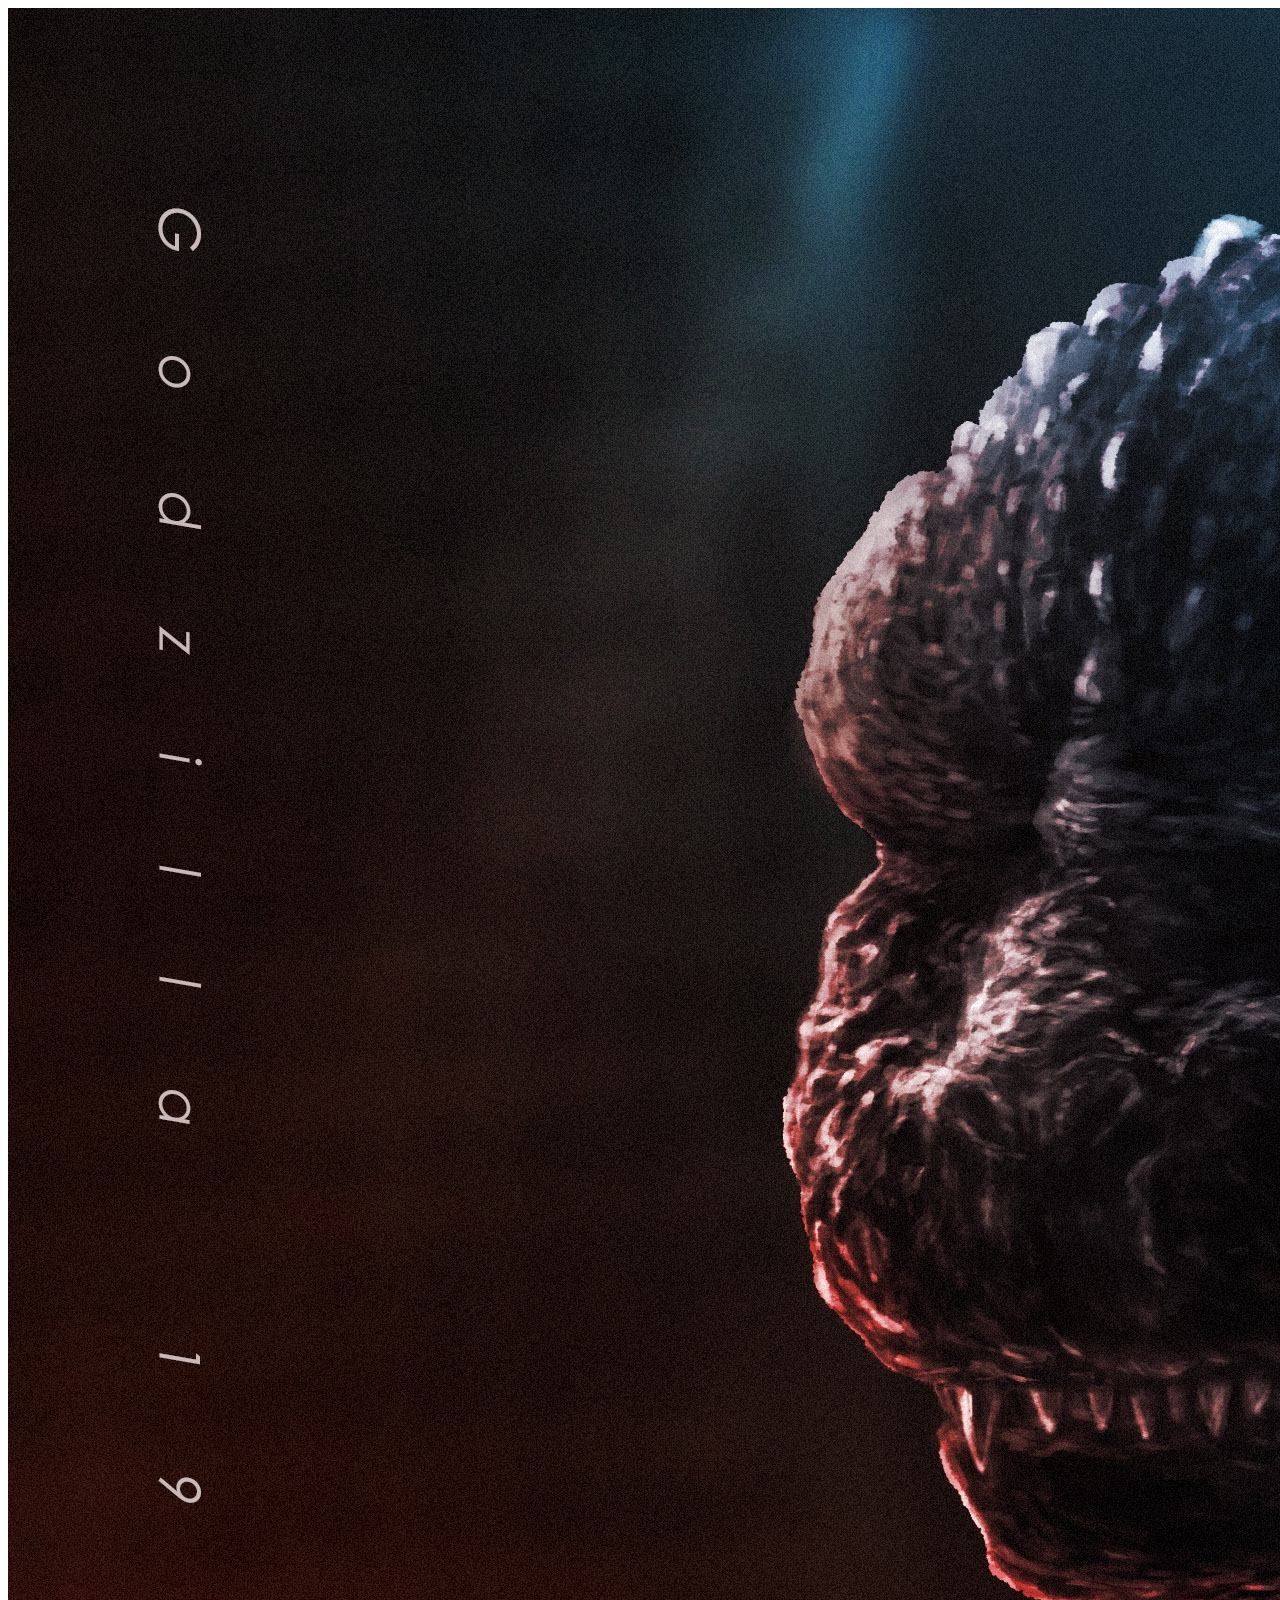
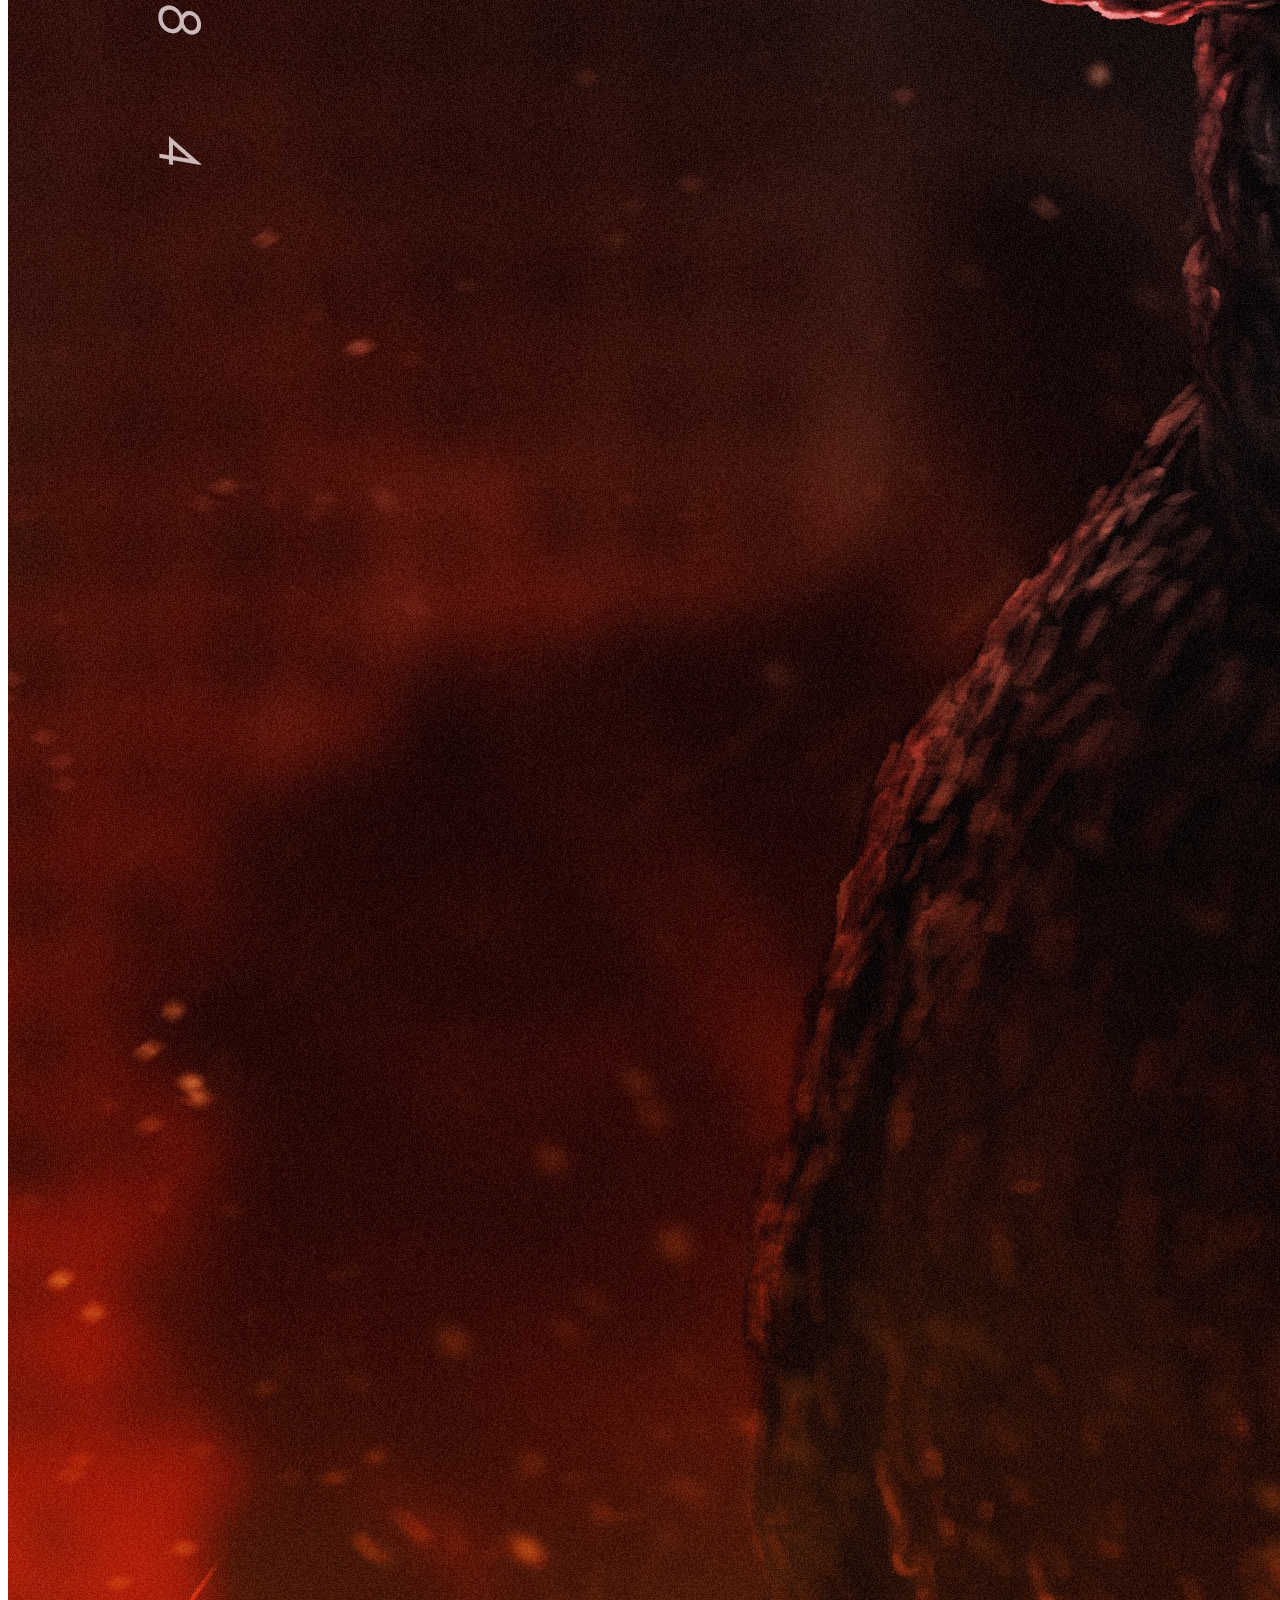
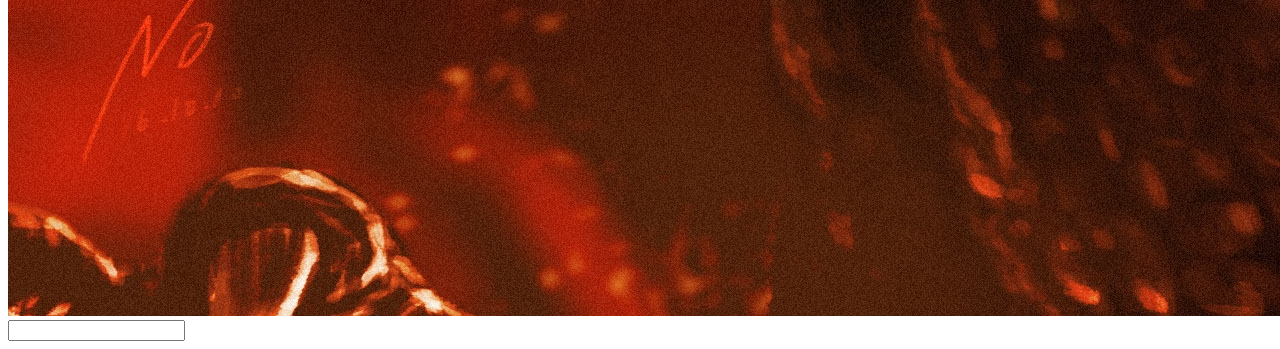
<file: ejercicio 1/ejercicio1.html>
<!DOCTYPE html>
<html lang="es">
<head>
    <meta charset="UTF-8">
    <meta name="viewport" content="width=device-width, initial-scale=1.0">
    <title>Document</title>
</head>
<body>
    <img src="../img/imagen.jpg" alt="Descripción"> <!-- ".." Ruta relativa, funciona al 100%, todoterreno-->

    <br>
    <input type="text">
</body>
</html>
</file>
